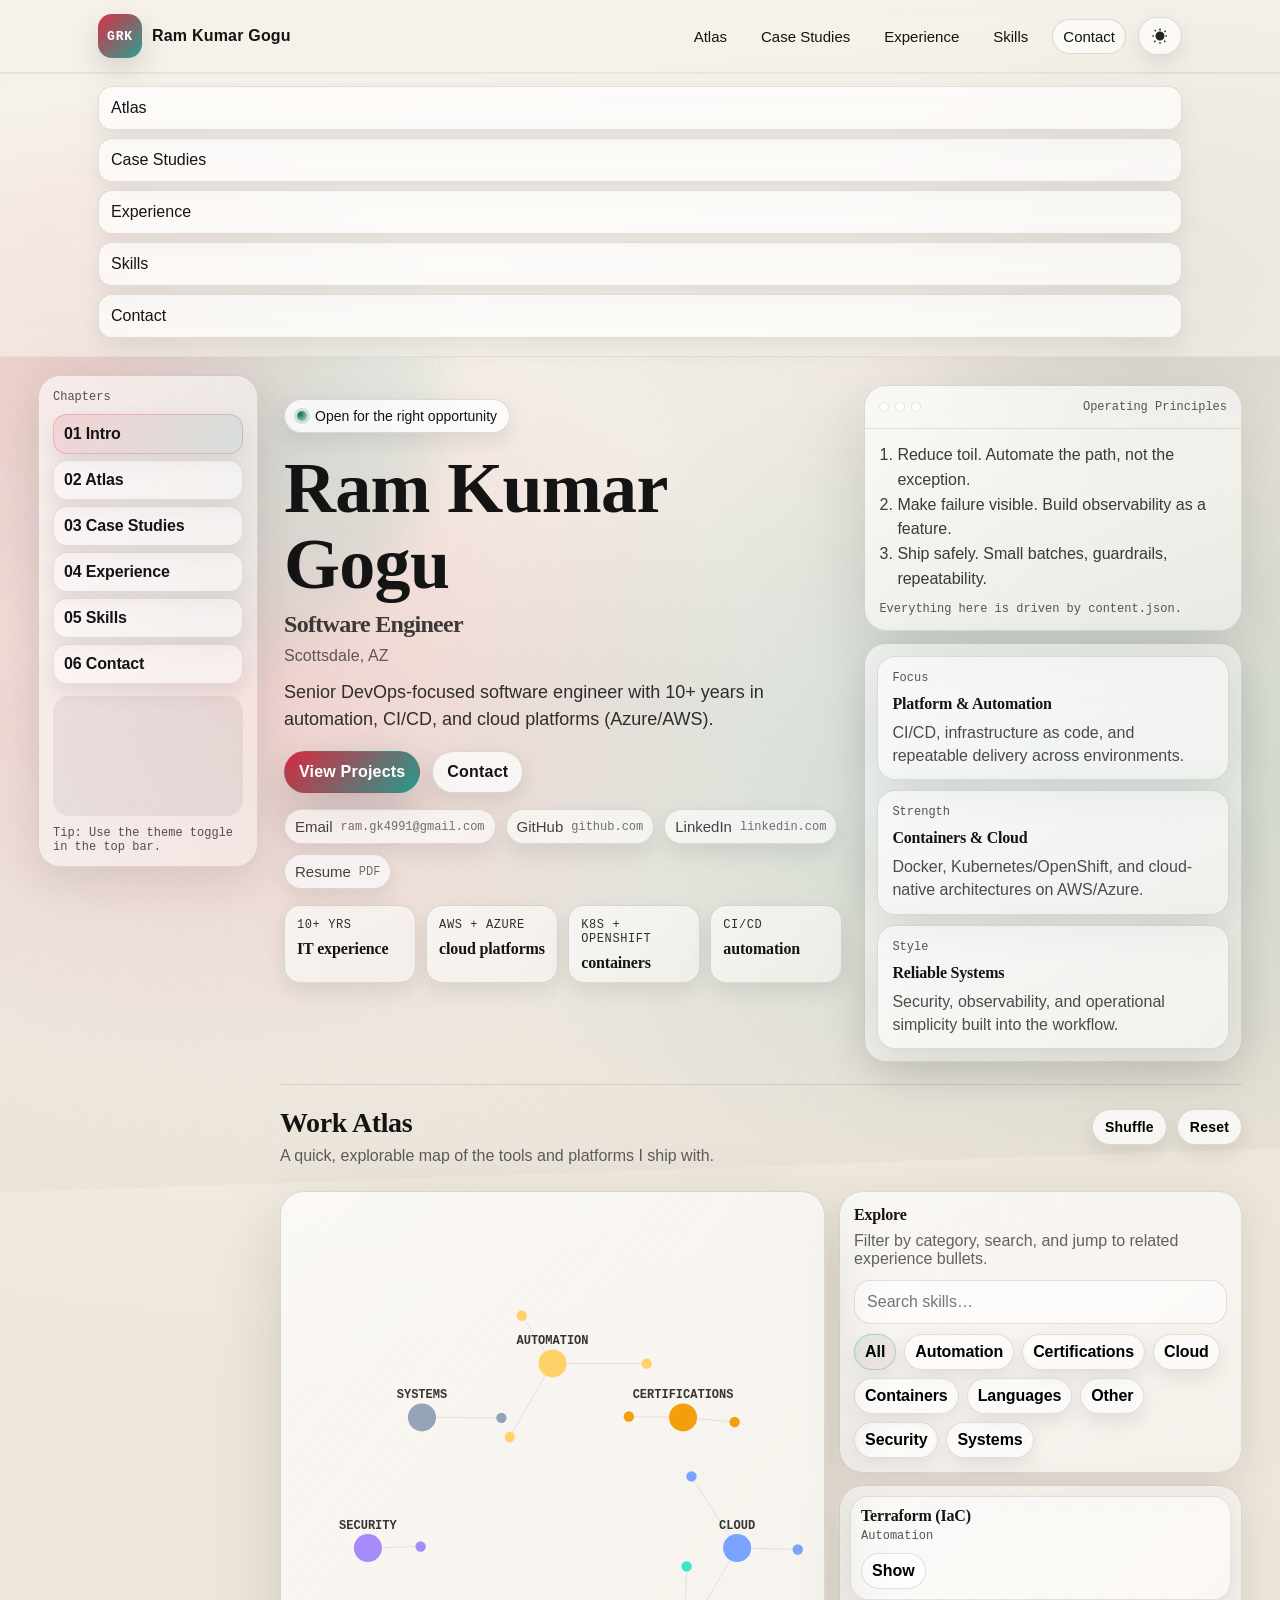
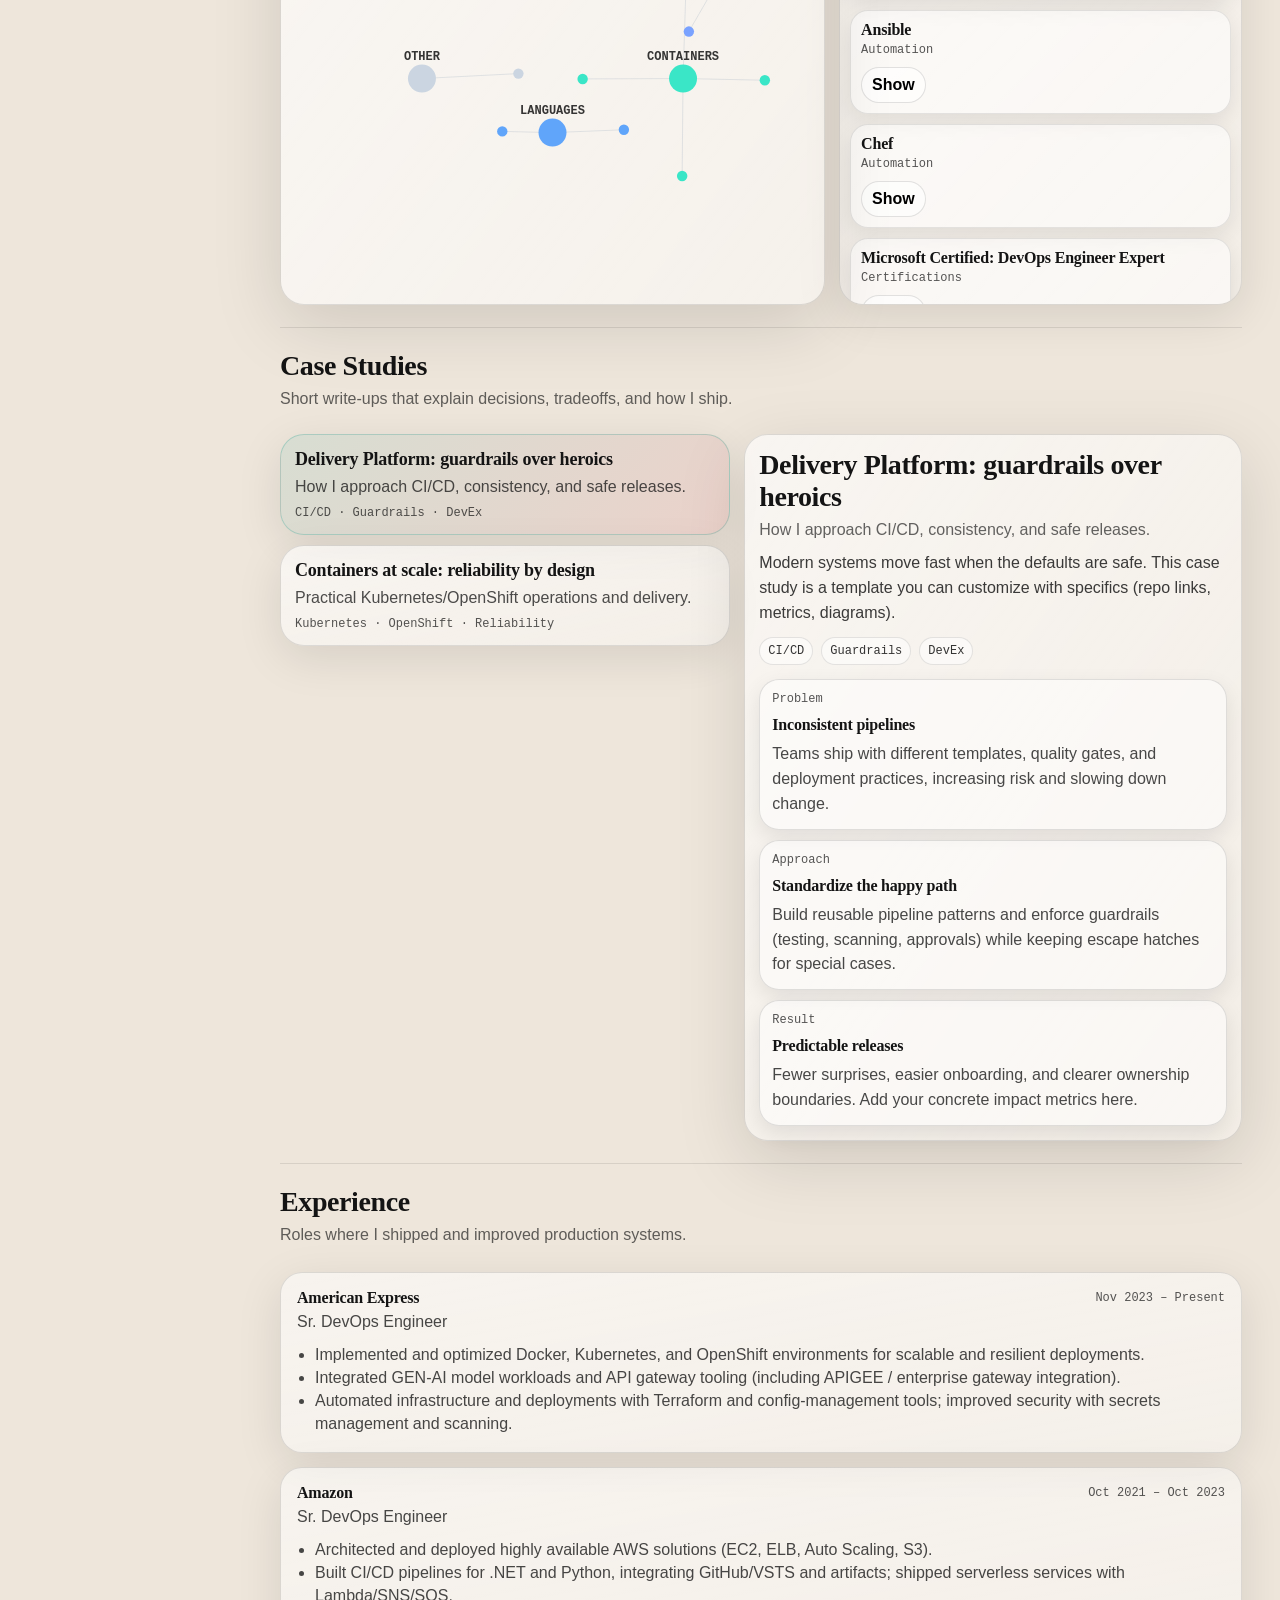
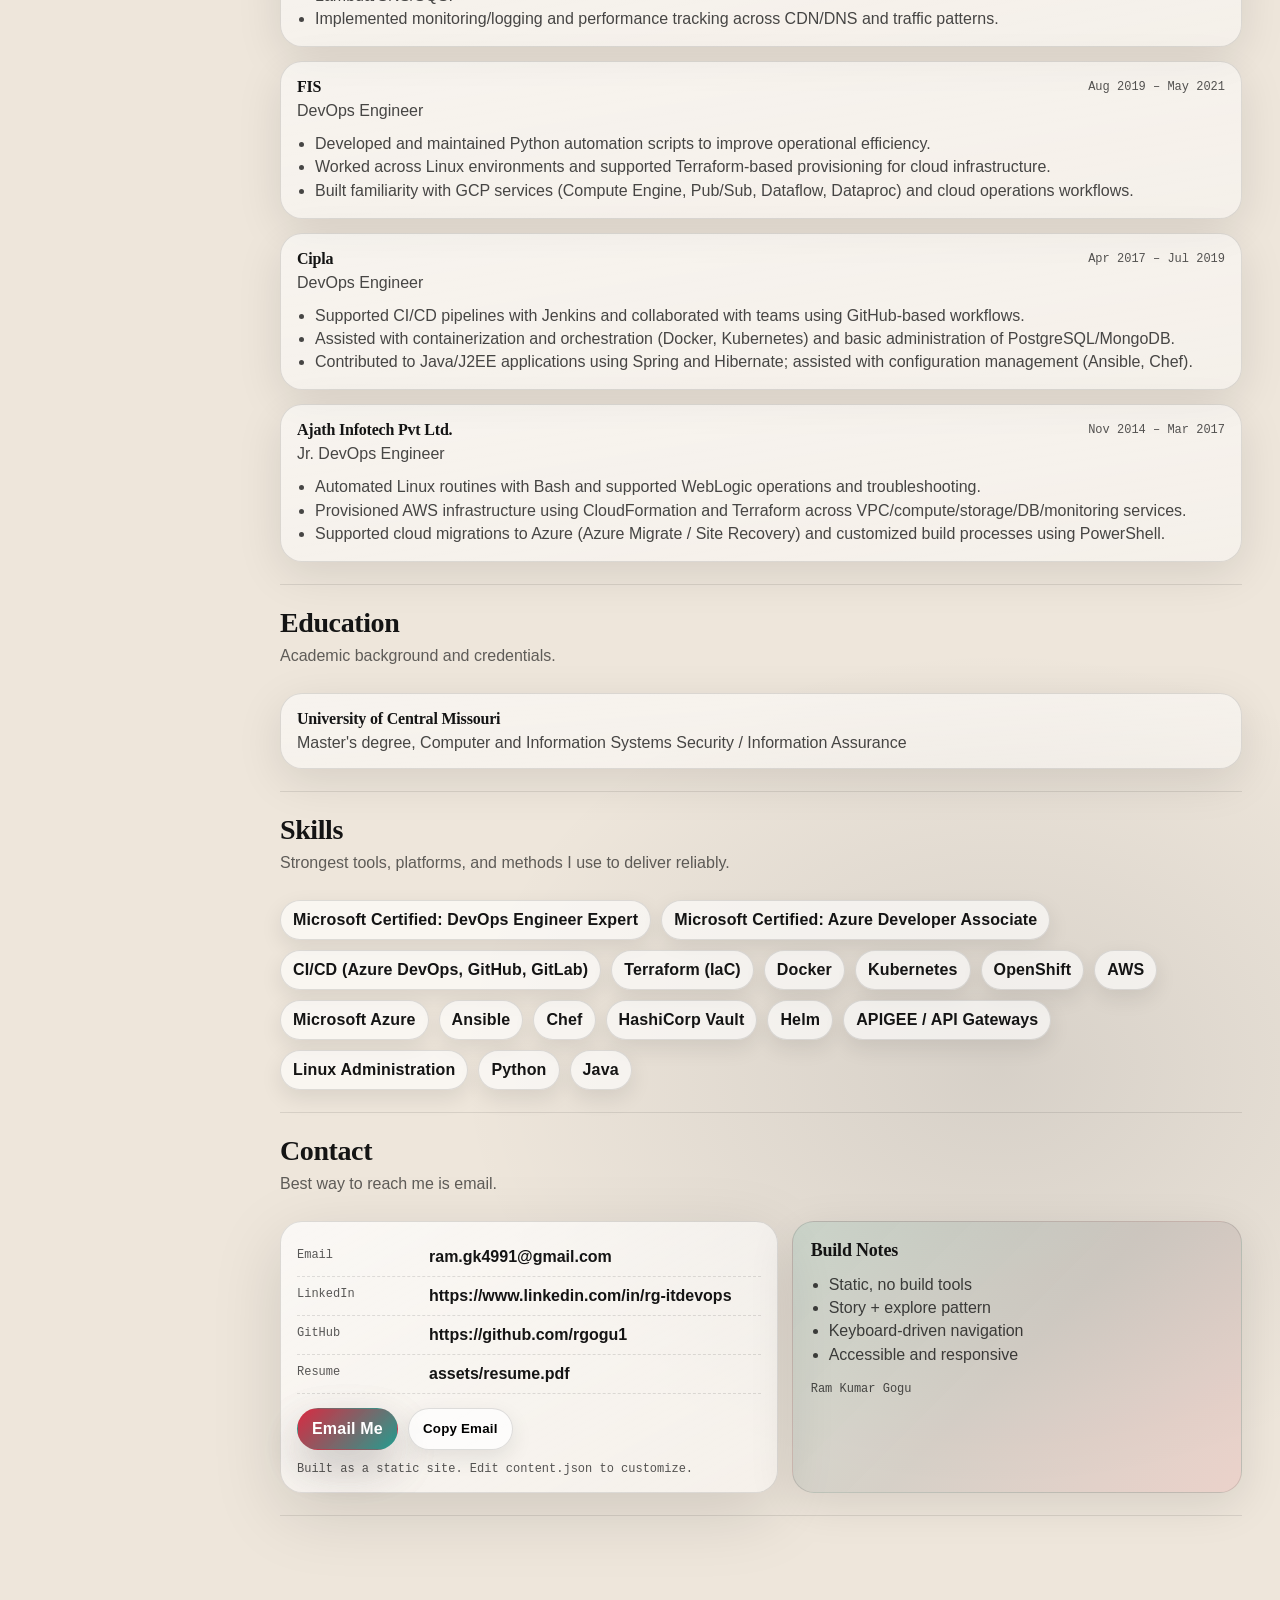
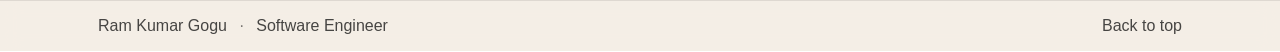
<file: index.html>
<!doctype html>
<html lang="en">
  <head>
    <meta charset="UTF-8" />
    <meta name="viewport" content="width=device-width, initial-scale=1.0" />
    <meta name="color-scheme" content="light dark" />
    <title>Portfolio</title>
    <meta name="description" content="Personal portfolio." />

    <meta property="og:type" content="website" />
    <meta property="og:title" content="Portfolio" />
    <meta property="og:description" content="Personal portfolio." />
    <meta property="og:image" content="assets/og.svg" />

    <link rel="icon" href="assets/favicon.svg" type="image/svg+xml" />
    <link rel="preload" href="styles.css?v=e0c13d1" as="style" />
    <link rel="stylesheet" href="styles.css?v=e0c13d1" />
  </head>
  <body>
    <a class="skip" href="#main">Skip to content</a>

    <div class="bg" aria-hidden="true">
      <div class="bg__grain"></div>
      <div class="bg__orb bg__orb--one"></div>
      <div class="bg__orb bg__orb--two"></div>
      <div class="bg__grid"></div>
    </div>

    <header class="top" id="topBar">
      <nav class="nav" aria-label="Primary">
        <a class="brand" href="#top" aria-label="Home">
          <span class="brand__mark" id="brandMark" aria-hidden="true">GRK</span>
          <span class="brand__name" id="navName">Portfolio</span>
        </a>
        <div class="nav__right">
          <div class="nav__links" aria-label="Chapters">
            <a href="#map">Atlas</a>
            <a href="#case-studies">Case Studies</a>
            <a href="#experience">Experience</a>
            <a href="#skills">Skills</a>
            <a href="#contact" class="pill">Contact</a>
          </div>
          <div class="nav__actions" aria-label="Quick actions">
            <button class="nav__icon" id="themeBtn" type="button" aria-label="Toggle theme">
              <svg class="nav__svg" viewBox="0 0 24 24" aria-hidden="true">
                <path
                  d="M12 18a6 6 0 1 1 0-12 6 6 0 0 1 0 12Zm0-16.5a1 1 0 0 1 1 1V4a1 1 0 1 1-2 0V2.5a1 1 0 0 1 1-1ZM12 20a1 1 0 0 1 1 1v.5a1 1 0 1 1-2 0V21a1 1 0 0 1 1-1Zm9.5-8a1 1 0 0 1-1 1H20a1 1 0 1 1 0-2h.5a1 1 0 0 1 1 1ZM4 12a1 1 0 0 1-1 1H2.5a1 1 0 1 1 0-2H3a1 1 0 0 1 1 1Zm15.66-7.16a1 1 0 0 1 0 1.41l-.36.36a1 1 0 1 1-1.41-1.41l.36-.36a1 1 0 0 1 1.41 0ZM6.11 18.39a1 1 0 0 1 0 1.41l-.36.36a1 1 0 1 1-1.41-1.41l.36-.36a1 1 0 0 1 1.41 0Zm13.19 1.77a1 1 0 0 1-1.41 0l-.36-.36a1 1 0 1 1 1.41-1.41l.36.36a1 1 0 0 1 0 1.41ZM6.47 5.61a1 1 0 0 1-1.41 0l-.36-.36A1 1 0 0 1 6.11 3.84l.36.36a1 1 0 0 1 0 1.41Z"
                />
              </svg>
            </button>
            <button class="nav__menu" id="menuBtn" type="button" aria-expanded="false" aria-controls="menuPanel">
              Chapters
            </button>
          </div>
        </div>
      </nav>
      <div class="progress" aria-hidden="true">
        <div class="progress__bar" id="scrollProgress"></div>
      </div>

      <div class="menu" id="menuPanel" hidden>
        <a href="#map">Atlas</a>
        <a href="#case-studies">Case Studies</a>
        <a href="#experience">Experience</a>
        <a href="#skills">Skills</a>
        <a href="#contact">Contact</a>
      </div>
    </header>

    <div class="layout">
      <aside class="rail" aria-label="Chapter navigation">
        <div class="rail__inner">
          <div class="rail__kicker">Chapters</div>
          <nav class="rail__nav" id="railNav">
            <a href="#top" data-spy="#top">01 Intro</a>
            <a href="#map" data-spy="#map">02 Atlas</a>
            <a href="#case-studies" data-spy="#case-studies">03 Case Studies</a>
            <a href="#experience" data-spy="#experience">04 Experience</a>
            <a href="#skills" data-spy="#skills">05 Skills</a>
            <a href="#contact" data-spy="#contact">06 Contact</a>
          </nav>
          <div class="rail__meta">
            <div class="rail__meter" aria-hidden="true">
              <div class="rail__meterBar" id="railMeter"></div>
            </div>
            <div class="rail__hint">Tip: Use the theme toggle in the top bar.</div>
          </div>
        </div>
      </aside>

      <main id="main" class="main">
        <section class="chapter hero" id="top" data-title="Intro">
          <div class="hero__grid">
            <div class="hero__content">
              <div class="hero__badge" id="availabilityBadge">Open to opportunities</div>
              <h1 class="hero__title">
                <span class="hero__name" id="heroName">Your Name</span>
                <span class="hero__role" id="heroRole">Role</span>
              </h1>
              <p class="hero__meta" id="heroMeta">Location</p>
              <p class="hero__tagline" id="heroTagline">A short, specific tagline.</p>
              <div class="hero__cta">
                <a class="btn btn--primary" id="primaryCta" href="#case-studies">Read Case Studies</a>
                <a class="btn btn--ghost" id="secondaryCta" href="#contact">Contact</a>
              </div>
              <div class="hero__links" id="heroLinks" aria-label="Links"></div>
              <div class="stats" id="statsRow" aria-label="Quick stats"></div>
            </div>

            <div class="hero__panel">
              <article class="panel" aria-label="Profile snapshot">
                <div class="panel__head">
                  <div class="panel__dots" aria-hidden="true">
                    <span></span><span></span><span></span>
                  </div>
                  <div class="panel__label">Operating Principles</div>
                </div>
                <div class="panel__body">
                  <ol class="principles" id="principlesList" aria-label="Principles">
                    <li>Reduce toil. Automate the path, not the exception.</li>
                    <li>Make failure visible. Build observability as a feature.</li>
                    <li>Ship safely. Small batches, guardrails, repeatability.</li>
                  </ol>
                  <div class="hero__hint">Everything here is driven by <code>content.json</code>.</div>
                </div>
              </article>

              <div class="miniStrip" id="highlights" aria-label="Highlights">
                <div class="miniStrip__grid" id="highlightsGrid"></div>
              </div>
            </div>
          </div>
        </section>

        <section class="chapter chapter--atlas" id="map" data-title="Atlas">
          <header class="chapter__head">
            <div>
              <h2>Work Atlas</h2>
              <p>A quick, explorable map of the tools and platforms I ship with.</p>
            </div>
            <div class="chapter__actions">
              <button class="btn btn--ghost btn--small" id="atlasShuffleBtn" type="button">Shuffle</button>
              <button class="btn btn--ghost btn--small" id="atlasResetBtn" type="button">Reset</button>
            </div>
          </header>
          <div class="atlas">
            <div class="atlas__viz">
              <canvas id="atlasCanvas" class="atlas__canvas" role="img" aria-label="Interactive skills constellation"></canvas>
              <div class="atlas__tooltip" id="atlasTooltip" role="status" aria-live="polite" hidden></div>
            </div>
            <div class="atlas__side">
              <div class="atlas__card">
                <div class="atlas__title">Explore</div>
                <p class="atlas__copy">Filter by category, search, and jump to related experience bullets.</p>
                <div class="atlas__controls">
                  <input class="field" id="atlasSearch" type="search" autocomplete="off" placeholder="Search skills…" />
                  <div class="filters" id="atlasFilters" aria-label="Filters"></div>
                </div>
              </div>
              <div class="atlas__results" id="atlasResults" aria-label="Results"></div>
            </div>
          </div>
        </section>

        <section class="chapter" id="case-studies" data-title="Case Studies">
          <header class="chapter__head">
            <div>
              <h2>Case Studies</h2>
              <p>Short write-ups that explain decisions, tradeoffs, and how I ship.</p>
            </div>
          </header>
          <div class="cases">
            <div class="cases__list" id="caseList" aria-label="Case studies list"></div>
            <article class="cases__detail" id="caseDetail" aria-label="Case study detail">
              <div class="cases__empty">
                Select a case study to see the full story.
              </div>
            </article>
          </div>
        </section>

        <section class="chapter" id="experience" data-title="Experience">
          <header class="chapter__head">
            <div>
              <h2>Experience</h2>
              <p>Roles where I shipped and improved production systems.</p>
            </div>
          </header>
          <div class="timeline" id="experienceTimeline"></div>
        </section>

        <section class="chapter" id="education" data-title="Education">
          <header class="chapter__head">
            <div>
              <h2>Education</h2>
              <p>Academic background and credentials.</p>
            </div>
          </header>
          <div class="timeline" id="educationTimeline"></div>
        </section>

        <section class="chapter" id="skills" data-title="Skills">
          <header class="chapter__head">
            <div>
              <h2>Skills</h2>
              <p>Strongest tools, platforms, and methods I use to deliver reliably.</p>
            </div>
          </header>
          <div class="skills" id="skillsGrid"></div>
        </section>

        <section class="chapter chapter--contact" id="contact" data-title="Contact">
          <header class="chapter__head">
            <div>
              <h2>Contact</h2>
              <p>Best way to reach me is email.</p>
            </div>
          </header>
          <div class="contact">
            <div class="contact__card">
              <div class="contact__row">
                <div class="contact__label">Email</div>
                <a class="contact__value" id="emailLink" href="mailto:you@example.com">you@example.com</a>
              </div>
              <div class="contact__row">
                <div class="contact__label">LinkedIn</div>
                <a class="contact__value" id="linkedinLink" href="#" rel="noreferrer">Add your URL</a>
              </div>
              <div class="contact__row">
                <div class="contact__label">GitHub</div>
                <a class="contact__value" id="githubLink" href="#" rel="noreferrer">Add your URL</a>
              </div>
              <div class="contact__row">
                <div class="contact__label">Resume</div>
                <a class="contact__value" id="resumeLink" href="#" rel="noreferrer">assets/resume.pdf</a>
              </div>
              <div class="contact__actions">
                <a class="btn btn--primary" id="emailCta" href="mailto:you@example.com">Email Me</a>
                <button class="btn btn--ghost" id="copyEmailBtn" type="button">Copy Email</button>
              </div>
              <p class="contact__note" id="footerNote"></p>
            </div>

            <div class="contact__aside">
              <div class="poster">
                <div class="poster__title">Build Notes</div>
                <ul class="poster__list">
                  <li>Static, no build tools</li>
                  <li>Story + explore pattern</li>
                  <li>Keyboard-driven navigation</li>
                  <li>Accessible and responsive</li>
                </ul>
                <div class="poster__sig" id="posterSig">Your Name</div>
              </div>
            </div>
          </div>
        </section>
      </main>
    </div>

    <footer class="footer">
      <div class="footer__inner">
        <div class="footer__left">
          <span id="footerName">Your Name</span>
          <span class="footer__sep" aria-hidden="true">·</span>
          <span id="footerRole">Role</span>
        </div>
        <div class="footer__right">
          <a href="#top">Back to top</a>
        </div>
      </div>
    </footer>

    <noscript>
      <div class="noscript">
        This site uses a small amount of JavaScript to load content and power the atlas. If you prefer no JS, you can still
        use the sections and contact links above.
      </div>
    </noscript>

    <script type="module" src="app.js?v=e0c13d1"></script>
  </body>
</html>
</file>
<file: styles.css>
:root {
  --bg0: #f6f1ea;
  --bg1: #eee6db;
  --paper: rgba(255, 255, 255, 0.70);
  --paper2: rgba(255, 255, 255, 0.54);

  --ink: #141414;
  --muted: rgba(20, 20, 20, 0.66);
  --line: rgba(20, 20, 20, 0.14);

  --accent: #d7263d; /* crimson */
  --accent2: #1b998b; /* sea green */
  --accent3: #0b1320; /* midnight */

  --shadow: 0 20px 70px rgba(0, 0, 0, 0.13);
  --shadow2: 0 12px 46px rgba(0, 0, 0, 0.10);
  --shadow3: 0 8px 22px rgba(0, 0, 0, 0.09);

  --radius: 22px;
  --radius2: 16px;
  --radius3: 999px;
  --max: 1120px;

  --display: "Baskerville", "Libre Baskerville", "Palatino Linotype", Palatino, serif;
  --body: "Avenir Next", Avenir, "Gill Sans", Optima, sans-serif;
  --mono: ui-monospace, Menlo, Monaco, Consolas, "Liberation Mono", "Courier New", monospace;
}

:root[data-theme="dark"] {
  --bg0: #0b0f17;
  --bg1: #0b0f17;
  --paper: rgba(16, 22, 34, 0.74);
  --paper2: rgba(16, 22, 34, 0.58);

  --ink: rgba(245, 246, 250, 0.96);
  --muted: rgba(245, 246, 250, 0.70);
  --line: rgba(255, 255, 255, 0.16);

  --accent: #ff4d6d;
  --accent2: #3ae6c7;
  --accent3: #7aa2ff;

  --shadow: 0 20px 70px rgba(0, 0, 0, 0.42);
  --shadow2: 0 12px 46px rgba(0, 0, 0, 0.32);
  --shadow3: 0 8px 22px rgba(0, 0, 0, 0.26);
}

*,
*::before,
*::after {
  box-sizing: border-box;
}

html {
  scroll-behavior: smooth;
}

body {
  margin: 0;
  color: var(--ink);
  font-family: var(--body);
  background:
    radial-gradient(1000px 700px at 16% 14%, rgba(215, 38, 61, 0.16), rgba(215, 38, 61, 0) 55%),
    radial-gradient(1100px 720px at 82% 16%, rgba(27, 153, 139, 0.15), rgba(27, 153, 139, 0) 58%),
    radial-gradient(900px 700px at 78% 88%, rgba(11, 19, 32, 0.10), rgba(11, 19, 32, 0) 60%),
    radial-gradient(1200px 900px at 20% 10%, #fffaf2 0%, var(--bg0) 38%, var(--bg1) 100%);
  min-height: 100vh;
}

:root[data-theme="dark"] body {
  background:
    radial-gradient(1000px 700px at 16% 14%, rgba(255, 77, 109, 0.20), rgba(255, 77, 109, 0) 55%),
    radial-gradient(1100px 720px at 82% 16%, rgba(58, 230, 199, 0.18), rgba(58, 230, 199, 0) 58%),
    radial-gradient(900px 700px at 78% 88%, rgba(122, 162, 255, 0.12), rgba(122, 162, 255, 0) 60%),
    radial-gradient(1200px 900px at 20% 10%, rgba(17, 24, 39, 1) 0%, rgba(11, 15, 23, 1) 46%, rgba(8, 10, 16, 1) 100%);
}

a {
  color: inherit;
  text-decoration: none;
}

a:hover {
  text-decoration: underline;
  text-decoration-thickness: 2px;
  text-underline-offset: 4px;
}

.skip {
  position: absolute;
  left: -9999px;
  top: 12px;
  padding: 10px 12px;
  border: 1px solid var(--line);
  border-radius: 999px;
  background: rgba(255, 255, 255, 0.95);
  box-shadow: var(--shadow2);
  z-index: 1000;
}

.skip:focus {
  left: 12px;
}

.bg {
  position: fixed;
  inset: 0;
  pointer-events: none;
  z-index: -1;
}

.bg__grain {
  position: absolute;
  inset: -30%;
  opacity: 0.07;
  background-image: url("assets/grain.svg");
  background-size: 180px 180px;
  transform: rotate(-2deg);
}

.bg__grid {
  position: absolute;
  inset: 0;
  opacity: 0.07;
  background-image:
    linear-gradient(to right, rgba(0, 0, 0, 0.14) 1px, transparent 1px),
    linear-gradient(to bottom, rgba(0, 0, 0, 0.12) 1px, transparent 1px);
  background-size: 72px 72px;
  mask-image: radial-gradient(720px 720px at 54% 28%, black 0%, transparent 70%);
}

:root[data-theme="dark"] .bg__grid {
  opacity: 0.10;
  background-image:
    linear-gradient(to right, rgba(255, 255, 255, 0.16) 1px, transparent 1px),
    linear-gradient(to bottom, rgba(255, 255, 255, 0.14) 1px, transparent 1px);
}

.bg__orb {
  position: absolute;
  width: 560px;
  height: 560px;
  border-radius: 999px;
  filter: blur(22px);
  opacity: 0.35;
  transform: translateZ(0);
}

.bg__orb--one {
  left: -120px;
  top: 120px;
  background: radial-gradient(circle at 30% 30%, rgba(215, 38, 61, 0.52), rgba(215, 38, 61, 0) 60%),
    radial-gradient(circle at 70% 60%, rgba(27, 153, 139, 0.46), rgba(27, 153, 139, 0) 60%);
  animation: drift1 14s ease-in-out infinite;
}

.bg__orb--two {
  right: -180px;
  top: -40px;
  background: radial-gradient(circle at 40% 45%, rgba(11, 19, 32, 0.34), rgba(11, 19, 32, 0) 62%),
    radial-gradient(circle at 70% 30%, rgba(27, 153, 139, 0.30), rgba(27, 153, 139, 0) 55%);
  animation: drift2 18s ease-in-out infinite;
}

@keyframes drift1 {
  0% {
    transform: translate(-10px, 0px) scale(1);
  }
  50% {
    transform: translate(24px, -18px) scale(1.04);
  }
  100% {
    transform: translate(-10px, 0px) scale(1);
  }
}

@keyframes drift2 {
  0% {
    transform: translate(0px, 0px) scale(1);
  }
  50% {
    transform: translate(-22px, 16px) scale(1.05);
  }
  100% {
    transform: translate(0px, 0px) scale(1);
  }
}

.top {
  position: sticky;
  top: 0;
  z-index: 20;
  backdrop-filter: blur(10px);
  background: linear-gradient(to bottom, rgba(247, 242, 234, 0.90), rgba(247, 242, 234, 0.62));
  border-bottom: 1px solid rgba(21, 21, 21, 0.08);
}

:root[data-theme="dark"] .top {
  background: linear-gradient(to bottom, rgba(11, 15, 23, 0.92), rgba(11, 15, 23, 0.62));
  border-bottom: 1px solid rgba(255, 255, 255, 0.10);
}

.nav {
  max-width: var(--max);
  margin: 0 auto;
  padding: 14px 18px;
  display: flex;
  align-items: center;
  justify-content: space-between;
  gap: 16px;
}

.nav__right {
  display: flex;
  align-items: center;
  gap: 12px;
}

.nav__actions {
  display: inline-flex;
  gap: 10px;
  align-items: center;
}

.brand {
  display: inline-flex;
  align-items: center;
  gap: 10px;
  text-decoration: none;
}

.brand__mark {
  width: 44px;
  height: 44px;
  border-radius: 14px;
  display: grid;
  place-items: center;
  background:
    linear-gradient(135deg, rgba(215, 38, 61, 0.96), rgba(27, 153, 139, 0.92)),
    radial-gradient(24px 24px at 30% 30%, rgba(255, 255, 255, 0.45), rgba(255, 255, 255, 0) 60%);
  color: white;
  font-weight: 700;
  letter-spacing: 0.8px;
  font-family: var(--mono);
  font-size: 13px;
  text-transform: uppercase;
  box-shadow: 0 12px 30px rgba(0, 0, 0, 0.14);
}

.brand__name {
  font-weight: 700;
  letter-spacing: 0.2px;
}

.nav__links {
  display: flex;
  gap: 14px;
  align-items: center;
  font-size: 15px;
}

.nav__links a {
  padding: 8px 10px;
  border-radius: 999px;
}

.nav__links a:hover {
  text-decoration: none;
  background: rgba(255, 255, 255, 0.62);
  box-shadow: 0 8px 18px rgba(0, 0, 0, 0.08);
}

.pill {
  border: 1px solid rgba(21, 21, 21, 0.14);
  background: rgba(255, 255, 255, 0.62);
}

.nav__menu {
  display: none;
  border: 1px solid rgba(21, 21, 21, 0.14);
  background: rgba(255, 255, 255, 0.62);
  border-radius: 999px;
  padding: 9px 12px;
  font: inherit;
  cursor: pointer;
}

:root[data-theme="dark"] .nav__menu {
  border-color: rgba(255, 255, 255, 0.18);
  background: rgba(16, 22, 34, 0.64);
}

.nav__icon {
  display: inline-flex;
  align-items: center;
  justify-content: center;
  gap: 8px;
  height: 38px;
  min-width: 38px;
  padding: 0 12px;
  border-radius: 999px;
  border: 1px solid rgba(21, 21, 21, 0.14);
  background: rgba(255, 255, 255, 0.62);
  box-shadow: var(--shadow3);
  font: inherit;
  cursor: pointer;
}

.nav__icon:hover {
  transform: translateY(-1px);
}

:root[data-theme="dark"] .nav__icon {
  border-color: rgba(255, 255, 255, 0.18);
  background: rgba(16, 22, 34, 0.64);
}

.nav__iconText {
  font-family: var(--mono);
  font-size: 12px;
  opacity: 0.82;
}

.nav__svg {
  width: 18px;
  height: 18px;
  fill: currentColor;
  opacity: 0.86;
}

.nav__sr {
  position: absolute;
  width: 1px;
  height: 1px;
  padding: 0;
  margin: -1px;
  overflow: hidden;
  clip: rect(0, 0, 0, 0);
  white-space: nowrap;
  border: 0;
}

.progress {
  height: 2px;
  background: rgba(0, 0, 0, 0.06);
}

:root[data-theme="dark"] .progress {
  background: rgba(255, 255, 255, 0.08);
}

.progress__bar {
  height: 100%;
  width: 0%;
  background: linear-gradient(90deg, rgba(215, 38, 61, 0.90), rgba(27, 153, 139, 0.90), rgba(11, 19, 32, 0.90));
  box-shadow: 0 0 0 1px rgba(255, 255, 255, 0.12) inset;
}

:root[data-theme="dark"] .progress__bar {
  background: linear-gradient(90deg, rgba(255, 77, 109, 0.92), rgba(58, 230, 199, 0.92), rgba(122, 162, 255, 0.92));
}

.menu {
  max-width: var(--max);
  margin: 0 auto;
  padding: 12px 18px 18px 18px;
  display: grid;
  grid-template-columns: 1fr;
  gap: 8px;
}

.menu a {
  padding: 12px 12px;
  border-radius: 14px;
  border: 1px solid rgba(21, 21, 21, 0.12);
  background: rgba(255, 255, 255, 0.68);
  box-shadow: 0 10px 26px rgba(0, 0, 0, 0.08);
}

.menu a:hover {
  text-decoration: none;
  transform: translateY(-1px);
}

.main {
  max-width: var(--max);
  margin: 0 auto;
  padding: 26px 18px 60px 18px;
}

.hero {
  padding: 40px 0 12px 0;
  display: grid;
  grid-template-columns: 1.2fr 0.8fr;
  gap: 28px;
  align-items: start;
}

.hero__content {
  padding: 14px 4px;
}

.hero__badge {
  display: inline-flex;
  align-items: center;
  gap: 8px;
  padding: 8px 12px;
  border-radius: 999px;
  border: 1px solid rgba(21, 21, 21, 0.14);
  background: rgba(255, 255, 255, 0.78);
  box-shadow: var(--shadow3);
  font-size: 14px;
}

.hero__badge::before {
  content: "";
  width: 10px;
  height: 10px;
  border-radius: 99px;
  background: radial-gradient(circle at 30% 30%, rgba(11, 110, 79, 1), rgba(11, 110, 79, 0.2));
  box-shadow: 0 0 0 3px rgba(11, 110, 79, 0.16);
}

.hero__title {
  margin: 18px 0 10px 0;
  line-height: 1.05;
  letter-spacing: -0.7px;
  font-family: var(--display);
}

.hero__name {
  display: block;
  font-size: clamp(42px, 6vw, 72px);
  font-weight: 800;
}

.hero__role {
  display: block;
  font-size: clamp(18px, 2.1vw, 24px);
  font-weight: 600;
  color: rgba(21, 21, 21, 0.82);
  margin-top: 10px;
}

.hero__meta {
  margin: 0;
  color: var(--muted);
  font-size: 16px;
  letter-spacing: 0.1px;
}

.hero__tagline {
  margin: 14px 0 18px 0;
  font-size: 18px;
  color: rgba(21, 21, 21, 0.88);
  max-width: 62ch;
  line-height: 1.5;
}

.hero__cta {
  display: flex;
  gap: 12px;
  align-items: center;
  flex-wrap: wrap;
}

.btn {
  display: inline-flex;
  align-items: center;
  justify-content: center;
  gap: 10px;
  padding: 11px 14px;
  border-radius: 999px;
  border: 1px solid rgba(21, 21, 21, 0.14);
  font-weight: 700;
  letter-spacing: 0.2px;
  cursor: pointer;
  user-select: none;
  box-shadow: var(--shadow3);
}

.btn:hover {
  text-decoration: none;
  transform: translateY(-1px);
}

.btn--primary {
  color: white;
  border-color: transparent;
  background: linear-gradient(135deg, rgba(215, 38, 61, 0.98), rgba(27, 153, 139, 0.96));
  box-shadow: 0 18px 44px rgba(27, 153, 139, 0.20), 0 18px 44px rgba(215, 38, 61, 0.18);
}

.btn--ghost {
  background: rgba(255, 255, 255, 0.72);
}

.hero__links {
  display: flex;
  flex-wrap: wrap;
  gap: 10px;
  margin-top: 16px;
  color: rgba(21, 21, 21, 0.8);
  font-size: 15px;
}

.hero__link {
  display: inline-flex;
  align-items: center;
  gap: 8px;
  padding: 8px 10px;
  border-radius: 999px;
  border: 1px solid rgba(21, 21, 21, 0.12);
  background: rgba(255, 255, 255, 0.62);
  box-shadow: var(--shadow3);
}

.hero__link code {
  font-family: var(--mono);
  font-size: 12px;
  opacity: 0.75;
}

.hero__card {
  padding-top: 14px;
}

.card {
  border: 1px solid rgba(21, 21, 21, 0.12);
  background: linear-gradient(to bottom right, var(--paper), rgba(255, 255, 255, 0.44));
  border-radius: var(--radius);
  box-shadow: var(--shadow);
  overflow: hidden;
  position: relative;
}

.card::after {
  content: "";
  position: absolute;
  inset: -2px;
  border-radius: var(--radius);
  background: radial-gradient(500px 240px at 18% 22%, rgba(215, 38, 61, 0.16), transparent 60%),
    radial-gradient(520px 260px at 82% 48%, rgba(27, 153, 139, 0.14), transparent 60%),
    radial-gradient(420px 220px at 60% 92%, rgba(11, 19, 32, 0.12), transparent 55%);
  pointer-events: none;
}

.card__top {
  display: flex;
  align-items: center;
  gap: 8px;
  padding: 14px 16px;
  border-bottom: 1px solid rgba(21, 21, 21, 0.10);
}

.card__dot {
  width: 10px;
  height: 10px;
  border-radius: 99px;
  border: 1px solid rgba(0, 0, 0, 0.08);
  background: rgba(255, 255, 255, 0.82);
}

.card__label {
  margin-left: auto;
  font-family: var(--mono);
  font-size: 12px;
  opacity: 0.7;
}

.card__body {
  padding: 18px 16px 18px 16px;
  position: relative;
  z-index: 1;
}

.card__kicker {
  font-family: var(--mono);
  font-size: 12px;
  opacity: 0.7;
}

.card__headline {
  margin-top: 10px;
  font-size: 22px;
  font-weight: 800;
  letter-spacing: -0.3px;
  font-family: var(--display);
}

.card__sub {
  margin-top: 10px;
  color: rgba(21, 21, 21, 0.74);
  line-height: 1.4;
}

.card__chips {
  display: flex;
  flex-wrap: wrap;
  gap: 8px;
  margin-top: 14px;
}

.chip {
  padding: 7px 9px;
  border-radius: 999px;
  border: 1px solid rgba(21, 21, 21, 0.12);
  background: rgba(255, 255, 255, 0.62);
  font-size: 13px;
}

.hero__hint {
  margin-top: 10px;
  font-family: var(--mono);
  font-size: 12px;
  opacity: 0.7;
}

.strip {
  margin-top: 16px;
  padding: 18px 0 8px 0;
}

.strip__grid {
  display: grid;
  grid-template-columns: repeat(3, minmax(0, 1fr));
  gap: 14px;
}

.mini {
  border: 1px solid rgba(21, 21, 21, 0.12);
  background: linear-gradient(to bottom right, var(--paper2), rgba(255, 255, 255, 0.40));
  border-radius: var(--radius2);
  box-shadow: var(--shadow2);
  padding: 14px 14px 12px 14px;
}

.mini__kicker {
  font-family: var(--mono);
  font-size: 12px;
  opacity: 0.72;
}

.mini__title {
  margin-top: 10px;
  font-weight: 900;
  letter-spacing: -0.2px;
  font-family: var(--display);
}

.mini__body {
  margin-top: 8px;
  color: rgba(21, 21, 21, 0.76);
  line-height: 1.45;
}

.section {
  margin-top: 46px;
}

.section__head {
  display: flex;
  align-items: baseline;
  justify-content: space-between;
  gap: 16px;
  flex-wrap: wrap;
  padding-bottom: 14px;
  border-bottom: 1px solid rgba(21, 21, 21, 0.10);
}

.section__head h2 {
  margin: 0;
  font-size: 28px;
  letter-spacing: -0.4px;
  font-family: var(--display);
}

.section__head p {
  margin: 6px 0 0 0;
  color: var(--muted);
  max-width: 60ch;
}

.cards {
  margin-top: 16px;
  display: grid;
  grid-template-columns: repeat(12, minmax(0, 1fr));
  gap: 14px;
}

.project {
  grid-column: span 6;
  border: 1px solid rgba(21, 21, 21, 0.12);
  background: linear-gradient(to bottom right, var(--paper), rgba(255, 255, 255, 0.44));
  border-radius: var(--radius);
  box-shadow: var(--shadow2);
  padding: 16px;
  position: relative;
  overflow: hidden;
}

.project::before {
  content: "";
  position: absolute;
  inset: -2px;
  background: radial-gradient(420px 240px at 25% 0%, rgba(215, 38, 61, 0.18), transparent 62%),
    radial-gradient(420px 240px at 85% 60%, rgba(27, 153, 139, 0.14), transparent 62%);
  opacity: 0.9;
  pointer-events: none;
}

.project__inner {
  position: relative;
  z-index: 1;
}

.project__name {
  font-weight: 900;
  letter-spacing: -0.2px;
  font-size: 18px;
  font-family: var(--display);
}

.project__summary {
  margin-top: 10px;
  color: rgba(21, 21, 21, 0.78);
  line-height: 1.45;
}

.project__tags {
  margin-top: 12px;
  display: flex;
  flex-wrap: wrap;
  gap: 8px;
}

.tag {
  font-family: var(--mono);
  font-size: 12px;
  padding: 6px 8px;
  border-radius: 999px;
  border: 1px solid rgba(21, 21, 21, 0.12);
  background: rgba(255, 255, 255, 0.62);
  opacity: 0.86;
}

.project__links {
  margin-top: 14px;
  display: flex;
  gap: 10px;
  flex-wrap: wrap;
}

.project__links a {
  padding: 8px 10px;
  border-radius: 999px;
  border: 1px solid rgba(21, 21, 21, 0.12);
  background: rgba(255, 255, 255, 0.62);
}

.project__links a:hover {
  text-decoration: none;
  transform: translateY(-1px);
}

.timeline {
  margin-top: 16px;
  display: grid;
  gap: 14px;
}

.role {
  border: 1px solid rgba(21, 21, 21, 0.12);
  border-radius: var(--radius);
  background: linear-gradient(to bottom right, var(--paper2), rgba(255, 255, 255, 0.42));
  box-shadow: var(--shadow2);
  padding: 16px;
}

.role__top {
  display: flex;
  justify-content: space-between;
  gap: 14px;
  flex-wrap: wrap;
}

.role__company {
  font-weight: 900;
  letter-spacing: -0.2px;
  font-family: var(--display);
}

.role__title {
  color: rgba(21, 21, 21, 0.78);
  margin-top: 6px;
}

.role__time {
  font-family: var(--mono);
  font-size: 12px;
  opacity: 0.72;
  padding-top: 2px;
}

.role__list {
  margin: 12px 0 0 0;
  padding: 0 0 0 18px;
  color: rgba(21, 21, 21, 0.78);
  line-height: 1.45;
}

.skills {
  margin-top: 16px;
  display: flex;
  flex-wrap: wrap;
  gap: 10px;
}

.skill {
  border-radius: 999px;
  border: 1px solid rgba(21, 21, 21, 0.12);
  background: rgba(255, 255, 255, 0.62);
  padding: 10px 12px;
  font-weight: 700;
  letter-spacing: 0.15px;
  box-shadow: var(--shadow3);
}

.section--contact .section__head {
  border-bottom: none;
}

.contact {
  margin-top: 16px;
  display: grid;
  grid-template-columns: 1.05fr 0.95fr;
  gap: 14px;
}

.contact__card {
  border: 1px solid rgba(21, 21, 21, 0.12);
  border-radius: var(--radius);
  background: linear-gradient(to bottom right, var(--paper), rgba(255, 255, 255, 0.44));
  box-shadow: var(--shadow);
  padding: 16px;
}

.contact__row {
  display: grid;
  grid-template-columns: 120px 1fr;
  gap: 12px;
  padding: 10px 0;
  border-bottom: 1px dashed rgba(21, 21, 21, 0.12);
}

.contact__row:last-of-type {
  border-bottom: none;
}

.contact__label {
  font-family: var(--mono);
  font-size: 12px;
  opacity: 0.7;
}

.contact__value {
  font-weight: 800;
}

.contact__actions {
  margin-top: 14px;
  display: flex;
  gap: 10px;
  flex-wrap: wrap;
}

.contact__note {
  margin: 12px 0 0 0;
  color: rgba(21, 21, 21, 0.72);
  font-family: var(--mono);
  font-size: 12px;
}

.poster {
  border: 1px solid rgba(21, 21, 21, 0.12);
  border-radius: var(--radius);
  background: linear-gradient(135deg, rgba(27, 153, 139, 0.12), rgba(11, 19, 32, 0.10), rgba(215, 38, 61, 0.10));
  box-shadow: var(--shadow2);
  padding: 18px;
  height: 100%;
}

.poster__title {
  font-weight: 900;
  letter-spacing: -0.2px;
  font-size: 18px;
  font-family: var(--display);
}

.poster__list {
  margin: 12px 0 0 0;
  padding: 0 0 0 18px;
  color: rgba(21, 21, 21, 0.80);
  line-height: 1.45;
}

.poster__sig {
  margin-top: 16px;
  font-family: var(--mono);
  font-size: 12px;
  opacity: 0.74;
}

.footer {
  margin-top: 20px;
  border-top: 1px solid rgba(21, 21, 21, 0.10);
  background: rgba(247, 242, 234, 0.72);
  backdrop-filter: blur(10px);
}

.footer__inner {
  max-width: var(--max);
  margin: 0 auto;
  padding: 16px 18px;
  display: flex;
  justify-content: space-between;
  gap: 12px;
  flex-wrap: wrap;
  align-items: center;
  color: rgba(21, 21, 21, 0.78);
}

.footer__sep {
  margin: 0 8px;
  opacity: 0.7;
}

.reveal {
  opacity: 0;
  transform: translateY(10px);
  transition: opacity 550ms ease, transform 550ms ease;
}

.reveal.is-visible {
  opacity: 1;
  transform: translateY(0);
}

.stats {
  margin-top: 16px;
  display: grid;
  grid-template-columns: repeat(4, minmax(0, 1fr));
  gap: 10px;
}

.stat {
  border: 1px solid rgba(21, 21, 21, 0.12);
  border-radius: var(--radius2);
  background: linear-gradient(to bottom right, rgba(255, 255, 255, 0.62), rgba(255, 255, 255, 0.42));
  box-shadow: var(--shadow3);
  padding: 12px 12px 10px 12px;
}

.stat__value {
  font-family: var(--mono);
  font-size: 12px;
  text-transform: uppercase;
  letter-spacing: 0.6px;
  opacity: 0.88;
}

.stat__label {
  margin-top: 8px;
  font-weight: 800;
  letter-spacing: -0.15px;
  font-family: var(--display);
}

@media (prefers-reduced-motion: reduce) {
  html {
    scroll-behavior: auto;
  }
  .bg__orb {
    animation: none;
  }
  .reveal {
    transition: none;
  }
  .btn:hover,
  .nav__icon:hover,
  .menu a:hover,
  .project__links a:hover {
    transform: none;
  }
}

@media (max-width: 980px) {
  .hero {
    grid-template-columns: 1fr;
  }
  .contact {
    grid-template-columns: 1fr;
  }
  .strip__grid {
    grid-template-columns: 1fr;
  }
  .project {
    grid-column: span 12;
  }
  .stats {
    grid-template-columns: repeat(2, minmax(0, 1fr));
  }
}

@media (max-width: 720px) {
  .nav__links {
    display: none;
  }
  .nav__menu {
    display: inline-flex;
  }
  .nav__iconText {
    display: none;
  }
  .contact__row {
    grid-template-columns: 90px 1fr;
  }
}

/* ====== Narrative / Explore layout overrides (2026) ====== */

.layout {
  max-width: 1240px;
  margin: 0 auto;
  padding: 18px 18px 64px 18px;
  display: grid;
  grid-template-columns: 220px 1fr;
  gap: 22px;
}

.rail {
  position: relative;
}

.rail__inner {
  position: sticky;
  top: 88px;
  border: 1px solid rgba(21, 21, 21, 0.12);
  border-radius: 22px;
  background: linear-gradient(to bottom right, rgba(255, 255, 255, 0.62), rgba(255, 255, 255, 0.34));
  box-shadow: var(--shadow2);
  padding: 14px 14px 12px 14px;
}

:root[data-theme="dark"] .rail__inner {
  border-color: rgba(255, 255, 255, 0.14);
  background: linear-gradient(to bottom right, rgba(16, 22, 34, 0.70), rgba(16, 22, 34, 0.40));
}

.rail__kicker {
  font-family: var(--mono);
  font-size: 12px;
  opacity: 0.72;
}

.rail__nav {
  margin-top: 10px;
  display: grid;
  gap: 6px;
}

.rail__nav a {
  padding: 10px 10px;
  border-radius: 14px;
  border: 1px solid rgba(21, 21, 21, 0.10);
  background: rgba(255, 255, 255, 0.46);
  box-shadow: var(--shadow3);
  font-weight: 800;
  letter-spacing: -0.15px;
}

:root[data-theme="dark"] .rail__nav a {
  border-color: rgba(255, 255, 255, 0.12);
  background: rgba(16, 22, 34, 0.54);
}

.rail__nav a:hover {
  text-decoration: none;
  transform: translateY(-1px);
}

.rail__nav a.is-active {
  background: linear-gradient(135deg, rgba(215, 38, 61, 0.12), rgba(27, 153, 139, 0.10));
  border-color: rgba(215, 38, 61, 0.22);
}

:root[data-theme="dark"] .rail__nav a.is-active {
  background: linear-gradient(135deg, rgba(255, 77, 109, 0.12), rgba(58, 230, 199, 0.10));
  border-color: rgba(58, 230, 199, 0.22);
}

.rail__meta {
  margin-top: 12px;
  display: grid;
  gap: 10px;
}

.rail__meter {
  height: 120px;
  border-radius: 16px;
  background: rgba(0, 0, 0, 0.06);
  overflow: hidden;
  position: relative;
}

:root[data-theme="dark"] .rail__meter {
  background: rgba(255, 255, 255, 0.08);
}

.rail__meterBar {
  position: absolute;
  bottom: 0;
  left: 0;
  width: 100%;
  height: 0%;
  background: linear-gradient(180deg, rgba(215, 38, 61, 0.86), rgba(27, 153, 139, 0.86), rgba(11, 19, 32, 0.86));
}

:root[data-theme="dark"] .rail__meterBar {
  background: linear-gradient(180deg, rgba(255, 77, 109, 0.92), rgba(58, 230, 199, 0.92), rgba(122, 162, 255, 0.92));
}

.rail__hint {
  font-family: var(--mono);
  font-size: 12px;
  opacity: 0.72;
}

.main {
  max-width: none;
  margin: 0;
  padding: 0;
}

.chapter {
  padding: 22px 0;
  border-bottom: 1px solid rgba(21, 21, 21, 0.10);
}

:root[data-theme="dark"] .chapter {
  border-bottom-color: rgba(255, 255, 255, 0.12);
}

.chapter__head {
  display: flex;
  justify-content: space-between;
  gap: 14px;
  align-items: baseline;
  flex-wrap: wrap;
  padding-bottom: 12px;
}

.chapter__head h2 {
  margin: 0;
  font-size: 28px;
  letter-spacing: -0.4px;
  font-family: var(--display);
}

.chapter__head p {
  margin: 8px 0 0 0;
  color: var(--muted);
  max-width: 68ch;
}

.chapter__actions {
  display: inline-flex;
  gap: 10px;
  align-items: center;
}

.btn--small {
  padding: 9px 12px;
  font-size: 14px;
}

.hero {
  border-bottom: 0;
  padding-top: 10px;
  display: block;
}

.hero__grid {
  display: grid;
  grid-template-columns: 1.2fr 0.8fr;
  gap: 18px;
  align-items: start;
}

.hero__panel {
  display: grid;
  gap: 12px;
}

.panel {
  border: 1px solid rgba(21, 21, 21, 0.12);
  background: linear-gradient(to bottom right, var(--paper), rgba(255, 255, 255, 0.40));
  border-radius: var(--radius);
  box-shadow: var(--shadow);
  overflow: hidden;
}

.panel__head {
  display: flex;
  align-items: center;
  justify-content: space-between;
  gap: 10px;
  padding: 12px 14px;
  border-bottom: 1px solid rgba(21, 21, 21, 0.10);
}

:root[data-theme="dark"] .panel__head {
  border-bottom-color: rgba(255, 255, 255, 0.12);
}

.panel__dots span {
  display: inline-block;
  width: 10px;
  height: 10px;
  border-radius: 99px;
  border: 1px solid rgba(0, 0, 0, 0.10);
  background: rgba(255, 255, 255, 0.82);
  margin-right: 6px;
}

:root[data-theme="dark"] .panel__dots span {
  border-color: rgba(255, 255, 255, 0.14);
  background: rgba(16, 22, 34, 0.70);
}

.panel__label {
  font-family: var(--mono);
  font-size: 12px;
  opacity: 0.7;
}

.panel__body {
  padding: 14px;
}

.principles {
  margin: 0;
  padding-left: 18px;
  line-height: 1.55;
  color: rgba(21, 21, 21, 0.84);
}

:root[data-theme="dark"] .principles {
  color: rgba(245, 246, 250, 0.86);
}

.miniStrip {
  border: 1px solid rgba(21, 21, 21, 0.12);
  border-radius: 22px;
  background: linear-gradient(to bottom right, rgba(255, 255, 255, 0.58), rgba(255, 255, 255, 0.34));
  box-shadow: var(--shadow2);
  padding: 12px;
}

:root[data-theme="dark"] .miniStrip {
  border-color: rgba(255, 255, 255, 0.14);
  background: linear-gradient(to bottom right, rgba(16, 22, 34, 0.62), rgba(16, 22, 34, 0.40));
}

.miniStrip__grid {
  display: grid;
  grid-template-columns: 1fr;
  gap: 10px;
}

.mini {
  border-radius: 18px;
}

.chapter--atlas {
  border-top: 1px solid rgba(21, 21, 21, 0.10);
}

.atlas {
  display: grid;
  grid-template-columns: 1.15fr 0.85fr;
  gap: 14px;
  margin-top: 14px;
}

.atlas__viz {
  position: relative;
  border: 1px solid rgba(21, 21, 21, 0.12);
  border-radius: 24px;
  background: linear-gradient(to bottom right, rgba(255, 255, 255, 0.62), rgba(255, 255, 255, 0.34));
  box-shadow: var(--shadow);
  overflow: hidden;
  min-height: 440px;
}

:root[data-theme="dark"] .atlas__viz {
  border-color: rgba(255, 255, 255, 0.14);
  background: linear-gradient(to bottom right, rgba(16, 22, 34, 0.70), rgba(16, 22, 34, 0.40));
}

.atlas__canvas {
  width: 100%;
  height: 100%;
  display: block;
}

.atlas__tooltip {
  position: absolute;
  left: 0;
  top: 0;
  transform: translateZ(0);
  padding: 8px 10px;
  border-radius: 12px;
  border: 1px solid rgba(21, 21, 21, 0.12);
  background: rgba(255, 255, 255, 0.86);
  box-shadow: var(--shadow2);
  font-family: var(--mono);
  font-size: 12px;
  pointer-events: none;
  max-width: 260px;
}

:root[data-theme="dark"] .atlas__tooltip {
  border-color: rgba(255, 255, 255, 0.14);
  background: rgba(16, 22, 34, 0.90);
}

.atlas__side {
  display: grid;
  gap: 12px;
}

.atlas__card {
  border: 1px solid rgba(21, 21, 21, 0.12);
  border-radius: 24px;
  background: linear-gradient(to bottom right, var(--paper), rgba(255, 255, 255, 0.42));
  box-shadow: var(--shadow2);
  padding: 14px;
}

:root[data-theme="dark"] .atlas__card {
  border-color: rgba(255, 255, 255, 0.14);
  background: linear-gradient(to bottom right, rgba(16, 22, 34, 0.74), rgba(16, 22, 34, 0.44));
}

.atlas__title {
  font-weight: 900;
  letter-spacing: -0.2px;
  font-family: var(--display);
}

.atlas__copy {
  margin: 8px 0 0 0;
  color: var(--muted);
}

.field {
  width: 100%;
  border-radius: 16px;
  border: 1px solid rgba(21, 21, 21, 0.12);
  background: rgba(255, 255, 255, 0.60);
  padding: 12px 12px;
  font: inherit;
  outline: none;
}

:root[data-theme="dark"] .field {
  border-color: rgba(255, 255, 255, 0.14);
  background: rgba(16, 22, 34, 0.58);
}

.atlas__controls {
  margin-top: 12px;
  display: grid;
  gap: 10px;
}

.filters {
  display: flex;
  flex-wrap: wrap;
  gap: 8px;
}

.filter {
  border-radius: 999px;
  border: 1px solid rgba(21, 21, 21, 0.12);
  background: rgba(255, 255, 255, 0.58);
  padding: 8px 10px;
  font: inherit;
  cursor: pointer;
  box-shadow: var(--shadow3);
  font-weight: 800;
  letter-spacing: -0.1px;
}

:root[data-theme="dark"] .filter {
  border-color: rgba(255, 255, 255, 0.14);
  background: rgba(16, 22, 34, 0.56);
}

.filter.is-active {
  border-color: rgba(27, 153, 139, 0.28);
  background: linear-gradient(135deg, rgba(27, 153, 139, 0.12), rgba(215, 38, 61, 0.10));
}

.atlas__results {
  border: 1px solid rgba(21, 21, 21, 0.12);
  border-radius: 24px;
  background: linear-gradient(to bottom right, rgba(255, 255, 255, 0.54), rgba(255, 255, 255, 0.34));
  box-shadow: var(--shadow2);
  padding: 10px;
  overflow: auto;
  max-height: 420px;
}

:root[data-theme="dark"] .atlas__results {
  border-color: rgba(255, 255, 255, 0.14);
  background: linear-gradient(to bottom right, rgba(16, 22, 34, 0.60), rgba(16, 22, 34, 0.40));
}

.atlasRow {
  border: 1px solid rgba(21, 21, 21, 0.10);
  border-radius: 18px;
  background: rgba(255, 255, 255, 0.52);
  box-shadow: var(--shadow3);
  padding: 10px;
  display: grid;
  gap: 10px;
  margin-bottom: 10px;
}

:root[data-theme="dark"] .atlasRow {
  border-color: rgba(255, 255, 255, 0.12);
  background: rgba(16, 22, 34, 0.56);
}

.atlasRow__left {
  display: grid;
  gap: 4px;
}

.atlasRow__title {
  font-weight: 900;
  letter-spacing: -0.2px;
  font-family: var(--display);
}

.atlasRow__meta {
  font-family: var(--mono);
  font-size: 12px;
  opacity: 0.72;
}

.atlasRow__btn {
  justify-self: start;
  border-radius: 999px;
  border: 1px solid rgba(21, 21, 21, 0.12);
  background: rgba(255, 255, 255, 0.58);
  padding: 8px 10px;
  font: inherit;
  cursor: pointer;
  font-weight: 800;
}

:root[data-theme="dark"] .atlasRow__btn {
  border-color: rgba(255, 255, 255, 0.14);
  background: rgba(16, 22, 34, 0.56);
}

.atlasRow__panel {
  border-top: 1px dashed rgba(21, 21, 21, 0.14);
  padding-top: 10px;
  color: rgba(21, 21, 21, 0.76);
}

:root[data-theme="dark"] .atlasRow__panel {
  border-top-color: rgba(255, 255, 255, 0.14);
  color: rgba(245, 246, 250, 0.76);
}

.atlasHit__role {
  font-weight: 900;
  letter-spacing: -0.2px;
  margin-top: 10px;
}

.atlasHit__list {
  margin: 8px 0 0 0;
  padding-left: 18px;
  line-height: 1.45;
}

.cases {
  display: grid;
  grid-template-columns: 0.95fr 1.05fr;
  gap: 14px;
  margin-top: 14px;
}

.cases__list {
  display: grid;
  gap: 10px;
  align-content: start;
}

.caseLink {
  border: 1px solid rgba(21, 21, 21, 0.12);
  border-radius: 24px;
  background: linear-gradient(to bottom right, rgba(255, 255, 255, 0.62), rgba(255, 255, 255, 0.36));
  box-shadow: var(--shadow2);
  padding: 14px;
}

:root[data-theme="dark"] .caseLink {
  border-color: rgba(255, 255, 255, 0.14);
  background: linear-gradient(to bottom right, rgba(16, 22, 34, 0.66), rgba(16, 22, 34, 0.40));
}

.caseLink:hover {
  text-decoration: none;
  transform: translateY(-1px);
}

.caseLink.is-active {
  border-color: rgba(27, 153, 139, 0.26);
  background: linear-gradient(135deg, rgba(27, 153, 139, 0.10), rgba(215, 38, 61, 0.10));
}

.caseLink__title {
  font-weight: 900;
  letter-spacing: -0.2px;
  font-family: var(--display);
  font-size: 18px;
}

.caseLink__sub {
  margin-top: 8px;
  color: rgba(21, 21, 21, 0.76);
}

:root[data-theme="dark"] .caseLink__sub {
  color: rgba(245, 246, 250, 0.76);
}

.caseLink__meta {
  margin-top: 10px;
  font-family: var(--mono);
  font-size: 12px;
  opacity: 0.72;
}

.cases__detail {
  border: 1px solid rgba(21, 21, 21, 0.12);
  border-radius: 24px;
  background: linear-gradient(to bottom right, rgba(255, 255, 255, 0.62), rgba(255, 255, 255, 0.34));
  box-shadow: var(--shadow);
  padding: 14px;
  min-height: 320px;
}

:root[data-theme="dark"] .cases__detail {
  border-color: rgba(255, 255, 255, 0.14);
  background: linear-gradient(to bottom right, rgba(16, 22, 34, 0.70), rgba(16, 22, 34, 0.40));
}

.cases__empty {
  color: var(--muted);
  font-family: var(--mono);
  font-size: 12px;
}

.caseHead__title {
  font-weight: 900;
  letter-spacing: -0.4px;
  font-family: var(--display);
  font-size: 28px;
}

.caseHead__sub {
  margin-top: 8px;
  color: var(--muted);
}

.caseHead__ctx {
  margin: 12px 0 0 0;
  line-height: 1.55;
  color: rgba(21, 21, 21, 0.84);
}

:root[data-theme="dark"] .caseHead__ctx {
  color: rgba(245, 246, 250, 0.84);
}

.caseTags {
  margin-top: 12px;
  display: flex;
  gap: 8px;
  flex-wrap: wrap;
}

.caseBody {
  margin-top: 14px;
  display: grid;
  gap: 10px;
}

.caseCard {
  border: 1px solid rgba(21, 21, 21, 0.12);
  border-radius: 20px;
  background: rgba(255, 255, 255, 0.52);
  box-shadow: var(--shadow3);
  padding: 12px;
}

:root[data-theme="dark"] .caseCard {
  border-color: rgba(255, 255, 255, 0.14);
  background: rgba(16, 22, 34, 0.56);
}

.caseCard__kicker {
  font-family: var(--mono);
  font-size: 12px;
  opacity: 0.72;
}

.caseCard__title {
  margin-top: 10px;
  font-weight: 900;
  letter-spacing: -0.2px;
  font-family: var(--display);
}

.caseCard__body {
  margin-top: 8px;
  color: rgba(21, 21, 21, 0.78);
  line-height: 1.55;
}

:root[data-theme="dark"] .caseCard__body {
  color: rgba(245, 246, 250, 0.78);
}

.noscript {
  position: fixed;
  left: 12px;
  bottom: 12px;
  max-width: min(520px, calc(100vw - 24px));
  padding: 12px 14px;
  border-radius: 18px;
  border: 1px solid rgba(21, 21, 21, 0.12);
  background: rgba(255, 255, 255, 0.92);
  box-shadow: var(--shadow2);
  font-family: var(--mono);
  font-size: 12px;
  z-index: 80;
}

:root[data-theme="dark"] .noscript {
  border-color: rgba(255, 255, 255, 0.14);
  background: rgba(16, 22, 34, 0.92);
}

@media (max-width: 980px) {
  .layout {
    grid-template-columns: 1fr;
  }
  .rail {
    display: none;
  }
  .rail__inner {
    position: static;
  }
  .hero__grid {
    grid-template-columns: 1fr;
  }
  .atlas {
    grid-template-columns: 1fr;
  }
  .cases {
    grid-template-columns: 1fr;
  }
}
</file>
